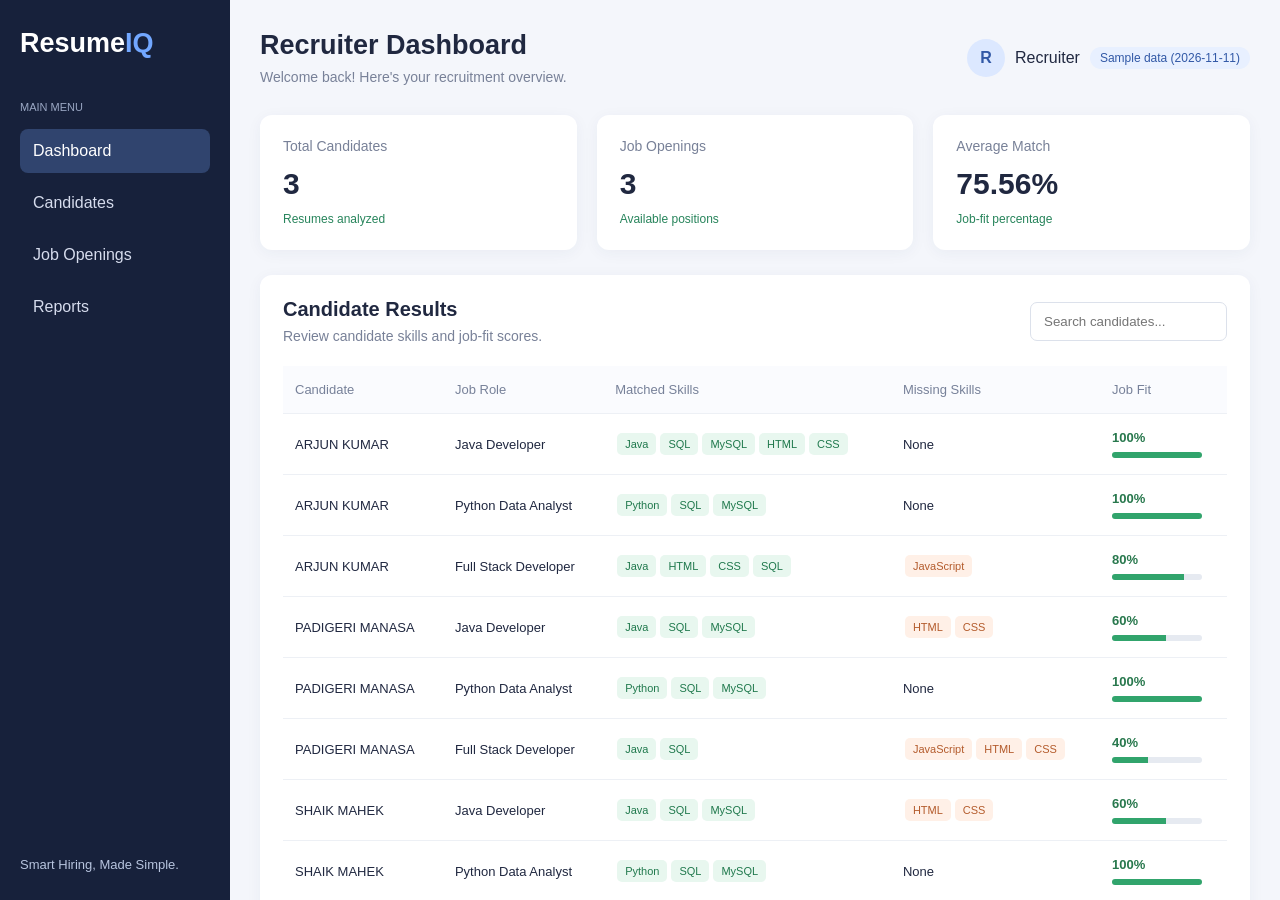
<file: index.html>
<!DOCTYPE html>
<html lang="en">
<head>
<meta charset="UTF-8">
<meta http-equiv="refresh" content="0; url=frontend/">
<title>ResumeIQ</title>
</head>
<body><p>Opening <a href="frontend/">ResumeIQ dashboard</a>…</p></body>
</html>
</file>
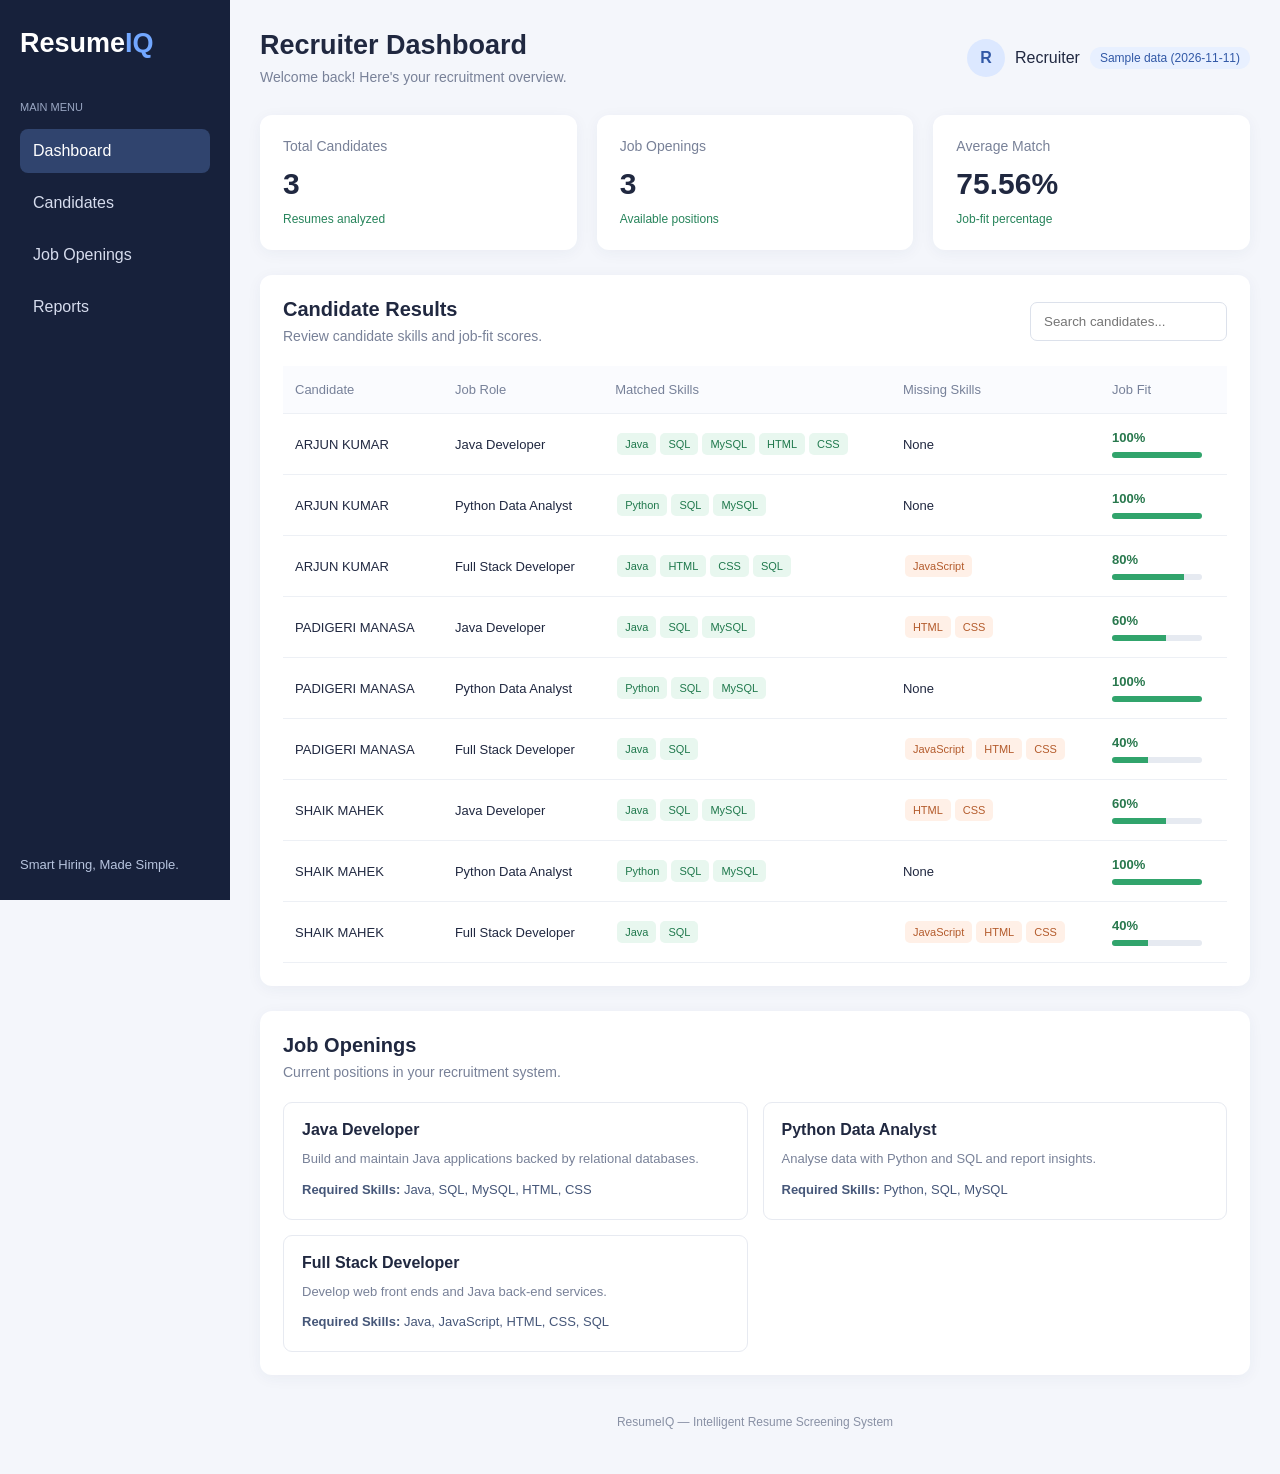
<file: frontend/index.html>
<!DOCTYPE html>
<html lang="en">
<head>
    <meta charset="UTF-8">
    <meta name="viewport" content="width=device-width, initial-scale=1.0">
    <title>ResumeIQ | Recruiter Dashboard</title>
    <link rel="stylesheet" href="style.css">
</head>
<body>

    <aside class="sidebar">
        <h2>Resume<span>IQ</span></h2>
        <p class="side-label">MAIN MENU</p>
        <a class="active" href="#">Dashboard</a>
        <a href="#candidates">Candidates</a>
        <a href="#jobs">Job Openings</a>
        <a href="#reports">Reports</a>

        <div class="sidebar-bottom">
            <p>Smart Hiring, Made Simple.</p>
        </div>
    </aside>

    <main class="main-content">
        <header class="topbar">
            <div>
                <h1>Recruiter Dashboard</h1>
                <p>Welcome back! Here's your recruitment overview.</p>
            </div>
            <div class="profile">
                <div class="avatar">R</div>
                <span>Recruiter</span>
                <small id="dataSource" class="data-source"></small>
            </div>
        </header>

        <section class="stats">
            <div class="stat-card">
                <p>Total Candidates</p>
                <h2 id="totalCandidates">0</h2>
                <span>Resumes analyzed</span>
            </div>

            <div class="stat-card">
                <p>Job Openings</p>
                <h2 id="totalJobs">0</h2>
                <span>Available positions</span>
            </div>

            <div class="stat-card">
                <p>Average Match</p>
                <h2 id="averageMatch">0%</h2>
                <span>Job-fit percentage</span>
            </div>
        </section>

        <section class="panel" id="candidates">
            <div class="section-heading">
                <div>
                    <h2>Candidate Results</h2>
                    <p>Review candidate skills and job-fit scores.</p>
                </div>
                <input
                    type="text"
                    id="searchInput"
                    placeholder="Search candidates..."
                >
            </div>

            <div class="table-container">
                <table>
                    <thead>
                        <tr>
                            <th>Candidate</th>
                            <th>Job Role</th>
                            <th>Matched Skills</th>
                            <th>Missing Skills</th>
                            <th>Job Fit</th>
                        </tr>
                    </thead>
                    <tbody id="candidateTable">
                    </tbody>
                </table>
            </div>

            <p id="emptyMessage" class="empty-message">
                Loading candidate results...
            </p>
        </section>

        <section class="panel" id="jobs">
            <div class="section-heading">
                <div>
                    <h2>Job Openings</h2>
                    <p>Current positions in your recruitment system.</p>
                </div>
            </div>

            <div id="jobList" class="job-list"></div>
        </section>

        <footer id="reports">
            ResumeIQ — Intelligent Resume Screening System
        </footer>
    </main>

    <script src="config.js"></script>
    <script src="script.js"></script>
</body>
</html>
</file>
<file: frontend/style.css>
* {
    margin: 0;
    padding: 0;
    box-sizing: border-box;
}

body {
    font-family: Arial, sans-serif;
    background: #f4f6fb;
    color: #202840;
}

.sidebar {
    width: 230px;
    height: 100vh;
    position: fixed;
    background: #17213b;
    color: white;
    padding: 28px 20px;
}

.sidebar h2 {
    font-size: 27px;
    margin-bottom: 42px;
}

.sidebar h2 span {
    color: #72a7ff;
}

.side-label {
    color: #9aa7c3;
    font-size: 11px;
    margin-bottom: 16px;
}

.sidebar a {
    display: block;
    color: #d6dced;
    text-decoration: none;
    padding: 13px;
    margin-bottom: 8px;
    border-radius: 8px;
}

.sidebar a:hover,
.sidebar a.active {
    background: #30446e;
    color: white;
}

.sidebar-bottom {
    position: absolute;
    bottom: 28px;
    font-size: 13px;
    color: #b8c5df;
}

.main-content {
    margin-left: 230px;
    padding: 30px;
}

.topbar,
.section-heading {
    display: flex;
    justify-content: space-between;
    align-items: center;
    gap: 18px;
}

.topbar {
    margin-bottom: 30px;
}

h1 {
    font-size: 27px;
    margin-bottom: 8px;
}

.topbar p,
.section-heading p {
    color: #788198;
    font-size: 14px;
}

.profile {
    display: flex;
    align-items: center;
    gap: 10px;
}

.avatar {
    width: 38px;
    height: 38px;
    border-radius: 50%;
    background: #dce8ff;
    color: #3158a6;
    display: grid;
    place-items: center;
    font-weight: bold;
}

.stats {
    display: grid;
    grid-template-columns: repeat(3, 1fr);
    gap: 20px;
    margin-bottom: 25px;
}

.stat-card,
.panel {
    background: white;
    padding: 23px;
    border-radius: 12px;
    box-shadow: 0 3px 15px rgba(30, 50, 90, 0.05);
}

.stat-card p {
    color: #788198;
    font-size: 14px;
}

.stat-card h2 {
    font-size: 30px;
    margin: 13px 0 8px;
}

.stat-card span {
    color: #27845b;
    font-size: 12px;
}

.panel {
    margin-bottom: 25px;
}

.section-heading {
    margin-bottom: 22px;
}

.section-heading h2 {
    font-size: 20px;
    margin-bottom: 7px;
}

input {
    padding: 11px 13px;
    border: 1px solid #dce1eb;
    border-radius: 7px;
    outline: none;
}

input:focus {
    border-color: #497de2;
}

.table-container {
    width: 100%;
    overflow-x: auto;
}

table {
    width: 100%;
    border-collapse: collapse;
    text-align: left;
    min-width: 650px;
}

th,
td {
    padding: 16px 12px;
    border-bottom: 1px solid #edf0f5;
    font-size: 13px;
}

th {
    color: #778199;
    font-weight: normal;
    background: #fafbfe;
}

.skill {
    display: inline-block;
    background: #e8f7ef;
    color: #20794d;
    padding: 5px 8px;
    margin: 2px;
    border-radius: 5px;
    font-size: 11px;
}

.missing {
    background: #fff0e7;
    color: #b45c2d;
}

.score {
    color: #28784d;
    font-weight: bold;
}

.score-bar {
    width: 90px;
    height: 6px;
    background: #e6eaf1;
    border-radius: 5px;
    margin-top: 7px;
    overflow: hidden;
}

.score-fill {
    height: 100%;
    background: #31a46c;
}

.empty-message {
    text-align: center;
    color: #788198;
    padding: 22px;
    font-size: 14px;
}

.job-list {
    display: grid;
    grid-template-columns: repeat(2, minmax(0, 1fr));
    gap: 15px;
}

.job-card {
    border: 1px solid #e7eaf1;
    border-radius: 9px;
    padding: 18px;
}

.job-card h3 {
    margin-bottom: 10px;
    font-size: 16px;
}

.job-card p {
    font-size: 13px;
    color: #788198;
    line-height: 1.6;
}

.job-card .required {
    margin-top: 10px;
    color: #465779;
}

footer {
    color: #8991a5;
    font-size: 12px;
    text-align: center;
    padding: 15px;
}

@media (max-width: 900px) {
    .sidebar {
        width: 180px;
    }

    .main-content {
        margin-left: 180px;
        padding: 20px;
    }

    .stats {
        grid-template-columns: 1fr;
    }
}

@media (max-width: 600px) {
    .sidebar {
        position: static;
        width: 100%;
        height: auto;
    }

    .sidebar h2 {
        margin-bottom: 20px;
    }

    .sidebar-bottom {
        display: none;
    }

    .main-content {
        margin-left: 0;
        padding: 16px;
    }

    .topbar,
    .section-heading {
        align-items: flex-start;
        flex-direction: column;
    }

    .job-list {
        grid-template-columns: 1fr;
    }
}

.data-source {
    background: #e8f0ff;
    color: #3158a6;
    font-size: 12px;
    padding: 4px 10px;
    border-radius: 12px;
}
</file>
